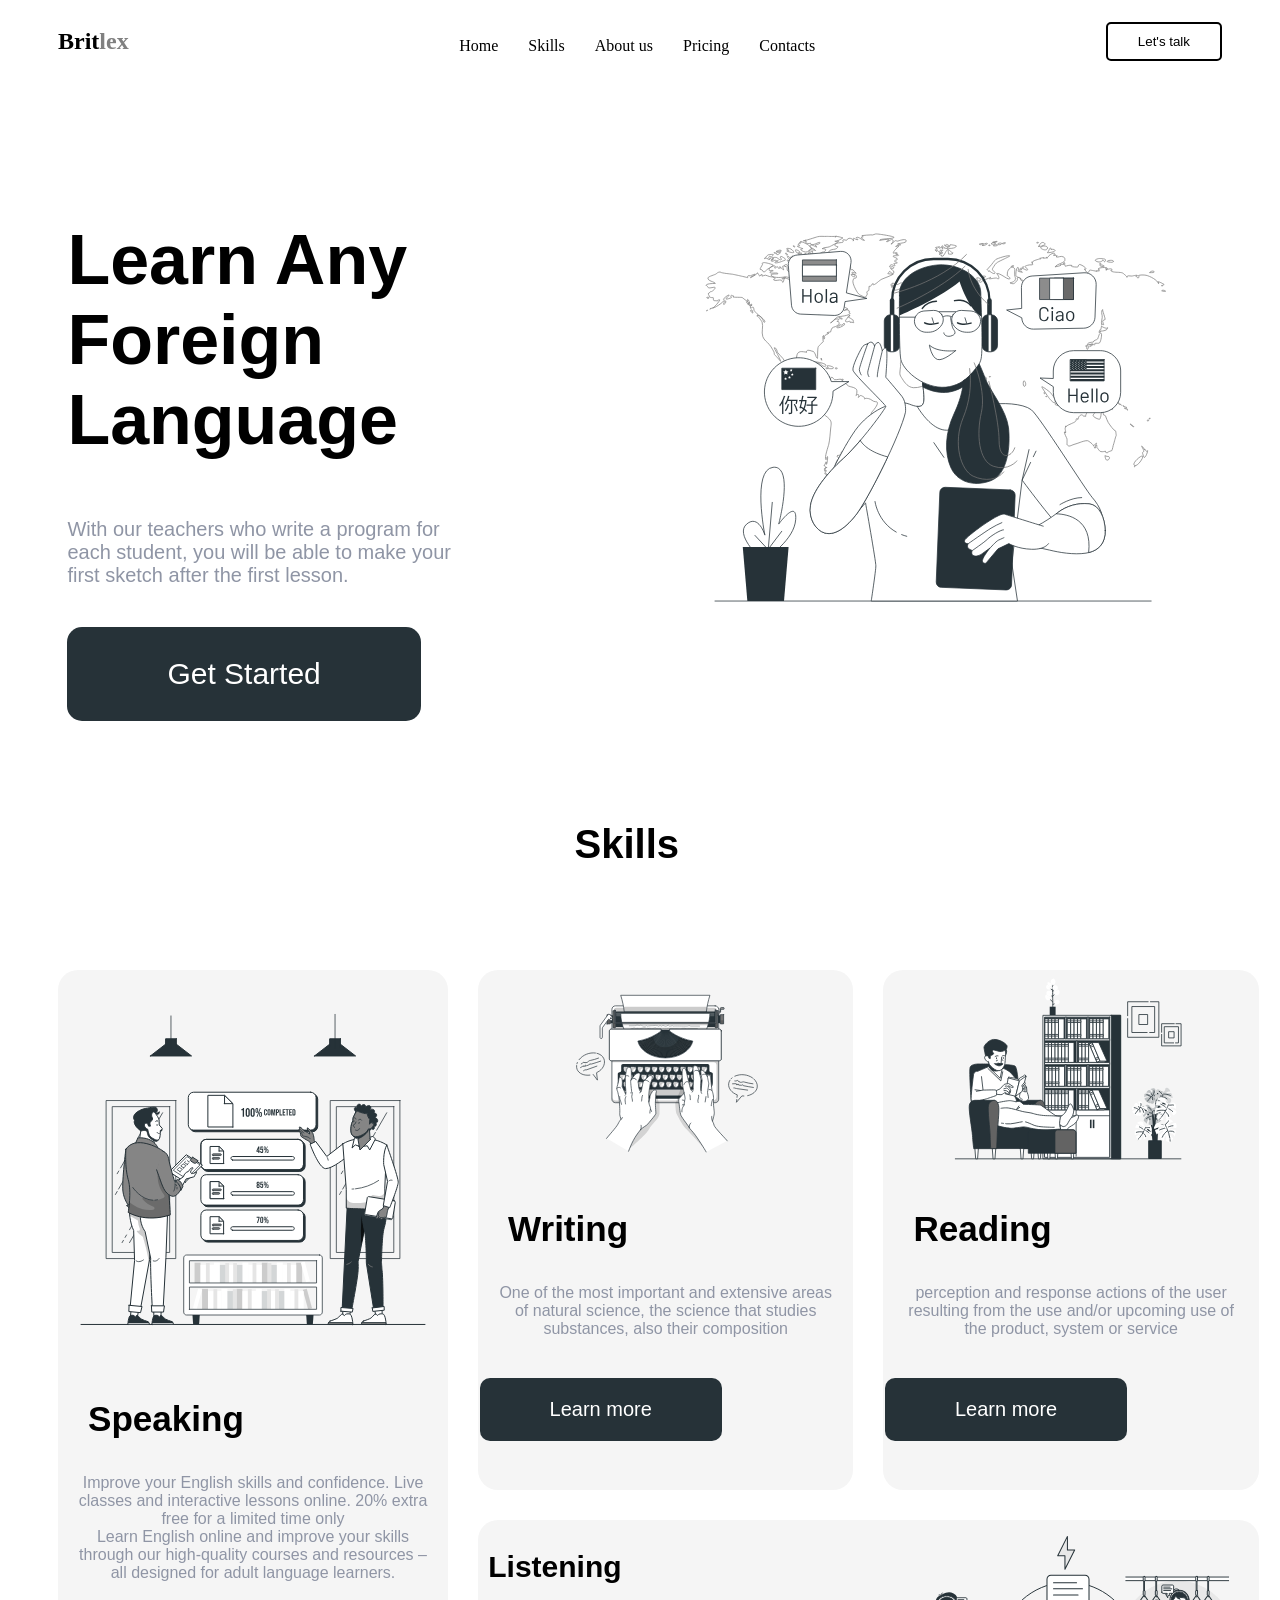
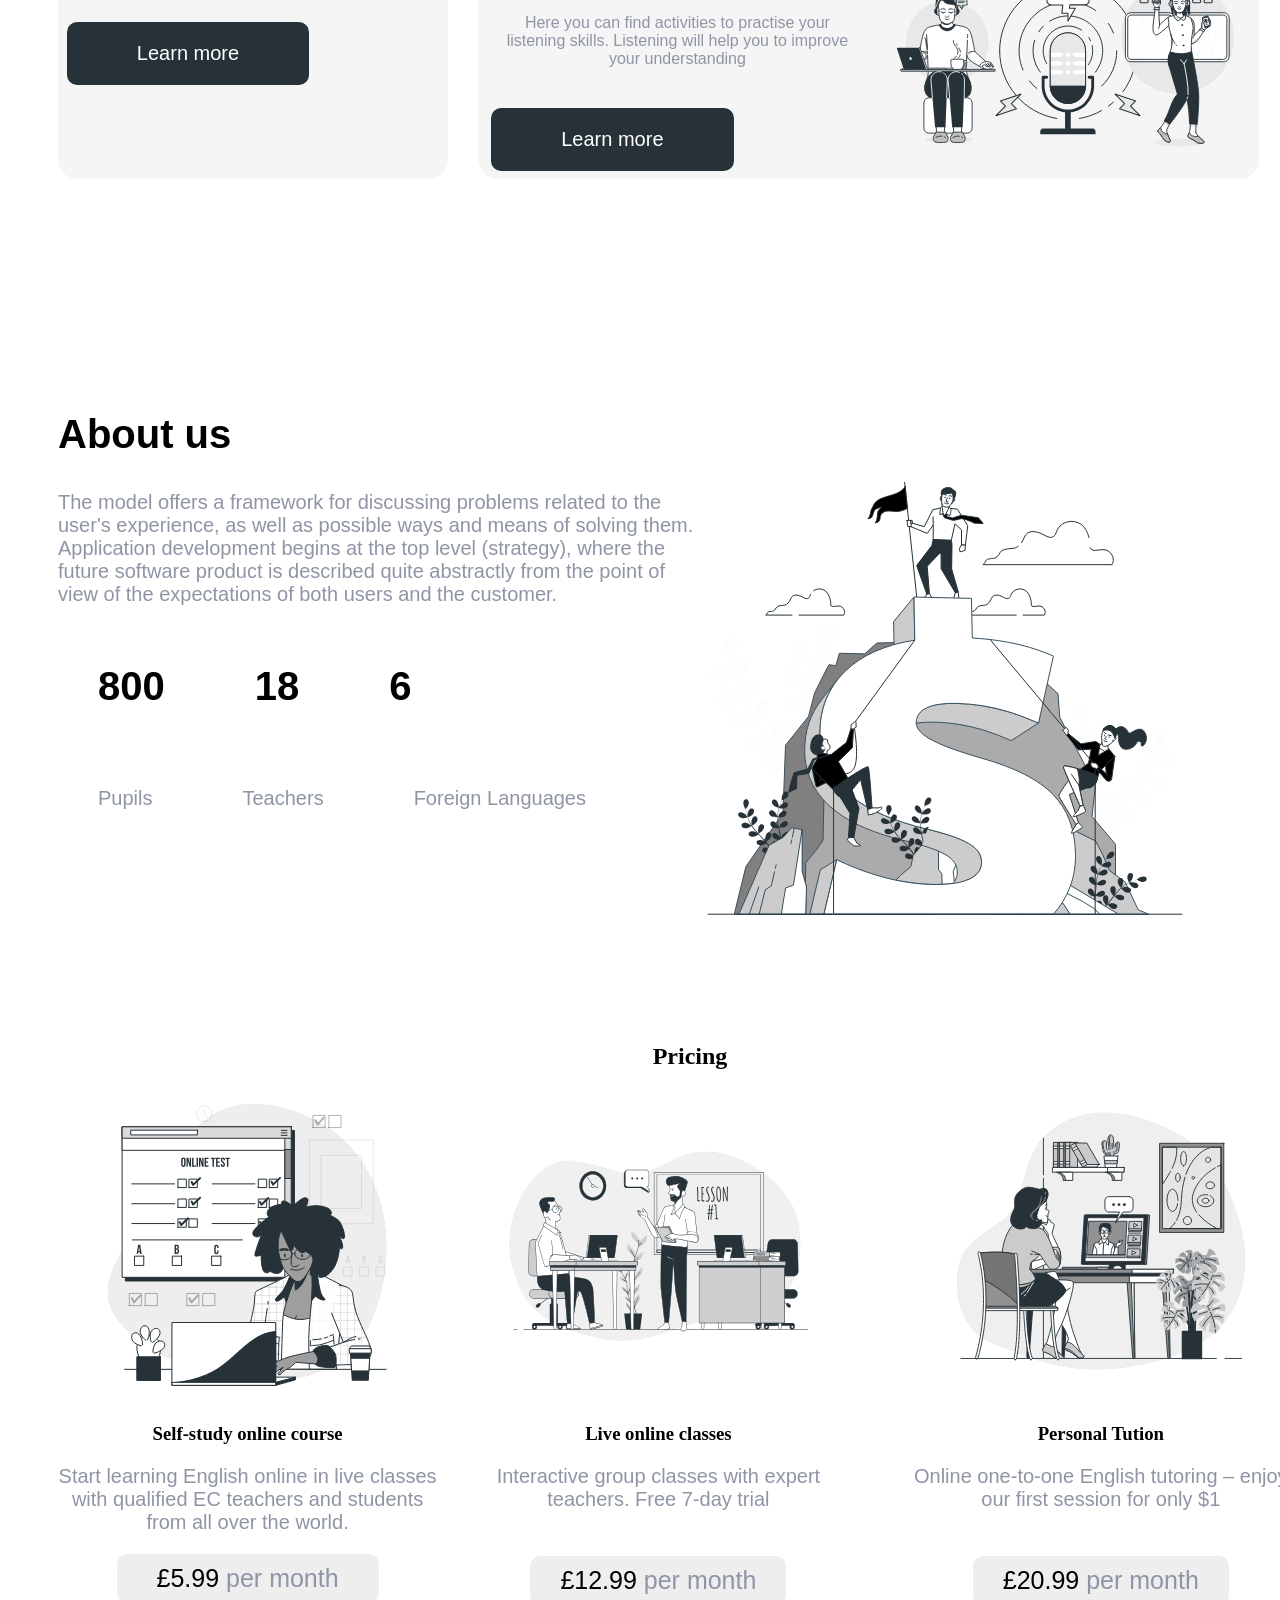
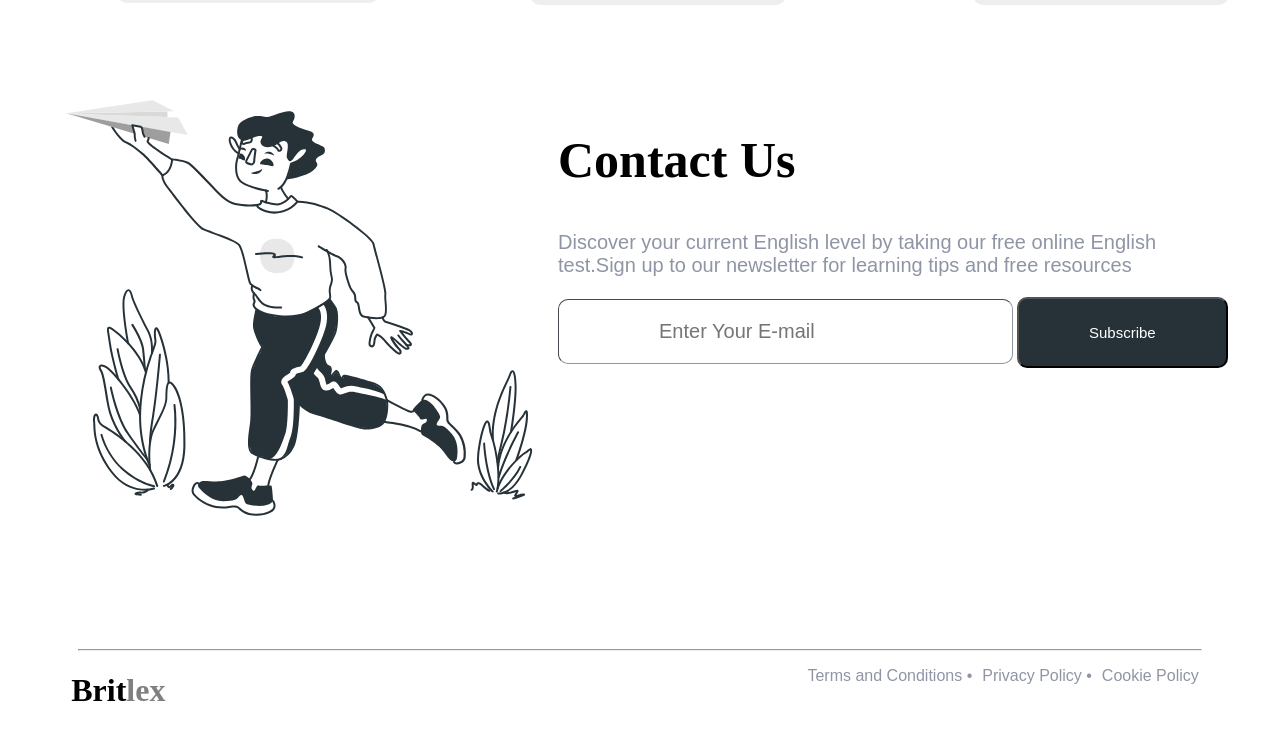
<file: index.html>
<!DOCTYPE html>
<html>
<head>
    <title>Document</title>
    <link rel="stylesheet" href="./index.css">
</head>
<body>
    <header>
        <nav>
            <h1>Brit<span style="color: grey;">lex</span></h1>
            <ul>
                <li><a href="#"></a>Home</li>
                <li><a href="#"></a>Skills</li>
                <li><a href="#"></a>About us</li>
                <li><a href="#"></a>Pricing</li>
                <li><a href="#"></a>Contacts</li>
            </ul>
            <button>Let's talk</button>
        </nav>
    </header>
    <main>
        <section class="startp">
            <div class="intro">
                <h1>Learn Any Foreign Language</h1>
                <p>With our teachers who write a program for <br> each student, you will be able to make your <br> first sketch after the first lesson.</p>
                <button>Get Started</button>
            </div>
            <div class="image">
                <img src="./assets/Learning languages-bro 1.svg" alt="">
            </div>
        </section>
        <section class="skills">
            <h2>Skills</h2>
            <div class="fourCard">
                <div class="speaking">
                    <img src="./assets/Shared goals-bro 1.svg" alt="">
                    <div class="content">
                        <h3>Speaking</h3>
                    </div>
                    <p>Improve your English skills and confidence. 
                        Live classes and interactive lessons online. 
                        20% extra free for a limited time only</p>
                    <p>Learn English online and improve your 
                        skills through our high-quality courses
                        and resources – all designed for adult language learners.</p>
                        <button>Learn more</button>
                </div>
                <div class="w_r">
                    <img src="./assets/Typewriter-bro 1.svg" alt="">
                        <div class="content">
                            <h3>Writing</h3>
                        </div>
                    <p>One of the most important and extensive 
                    areas of natural science, the science that 
                    studies substances, also their composition </p>
                    <button>Learn more</button>
                </div>
                <div class="w_r">
                    <img src="./assets/House bookshelves-bro 1.svg" alt="">
                    <div class="content">
                        <h3>Reading</h3>
                    </div>
                    <p>perception and response actions of the user
                    resulting from the use and/or upcoming use 
                    of the product, system or service</p>
                    <button>Learn more</button>
                </div>
                <div class="listening">
                    <div class="left">
                        <h3>Listening</h3>
                        <p>Here you can find activities to practise
                        your listening skills. Listening will help you
                        to improve your understanding </p>
                        <button>Learn more</button>
                    </div>
                    <div class="right">
                        <img src="./assets/Podcast audience-bro 1.svg" alt="">
                    </div>
                </div>
            </div>
        </section>
        <section class="about">
            <div class="info">
                <h2>About us</h2>
                <p>The model offers a framework for discussing problems related to the user's experience, as well as possible ways and means of solving them. Application development begins at the top level (strategy), where the future software product is described quite abstractly from the point of view of the expectations of both users and the customer.</p>
                <ul>
                    <li><h2>800</h2></li>
                    <li><h2>18</h2></li>
                    <li><h2>6</h2></li>
                </ul>
                <ul>
                    <li><p>Pupils</p></li>
                    <li><p>Teachers</p></li>
                    <li><p>Foreign Languages</p></li>
                </ul>
            </div>
            <div class="image">
                <img src="./assets/Business competition-bro 1.svg" alt="">
            </div>
        </section>
        <section class="pricing">
            <h2>Pricing</h2>
            <div class="threebox">
                <div class="box1">
                    <img src="./assets/Online test-bro 1.svg" alt="">
                    <h3>Self-study online course</h3>
                    <p>Start learning English online in live classes
                    with qualified EC teachers and students 
                    from all over the world.</p>
                    <button>£5.99 <span style="color:rgba(143, 149, 165, 1) ;">per month</span> </button>
                </div>
                <div class="box2">
                    <img src="./assets/Lesson-bro 1.svg" alt="">
                    <h3>Live online classes</h3>
                    <p>Interactive group classes with expert
                    teachers. Free 7-day trial</p>
                    <button class="two_btn">£12.99 <span style="color:rgba(143, 149, 165, 1) ;">per month</span> </button>
                </div>
                <div class="box3">
                    <img src="./assets/Webinar-bro 2.svg" alt="">
                    <h3>Personal Tution</h3>
                    <p>Online one-to-one English tutoring – enjoy
                    our first session for only $1</p>
                    <button class="two_btn">£20.99 <span style="color:rgba(143, 149, 165, 1) ;">per month</span> </button>
                </div>
            </div>
        </section>
        <section class="contact">
            <div class="image">
                <img src="./assets/Ресурс 1 1.svg" alt="">
            </div>
            <div class="notify">
                <h2>Contact Us</h2>
                <p>Discover your current English level by taking our free online English test.Sign up to our newsletter for learning tips and free resources</p>
                <input type="email" placeholder="Enter Your E-mail">
                <button>Subscribe</button>
            </div>
        </section>
    </main>
    <hr style="margin: 0 70px;">
    <footer>
        <h1>Brit<span style="color: grey;">lex</span></h1>
        <ul>
            <li><a href="#"></a>Terms and Conditions • </li>
            <li><a href="#"></a>Privacy Policy •</li>
            <li><a href="#"></a>Cookie Policy</li>
        </ul>
    </footer>
</body>
</html>
</file>
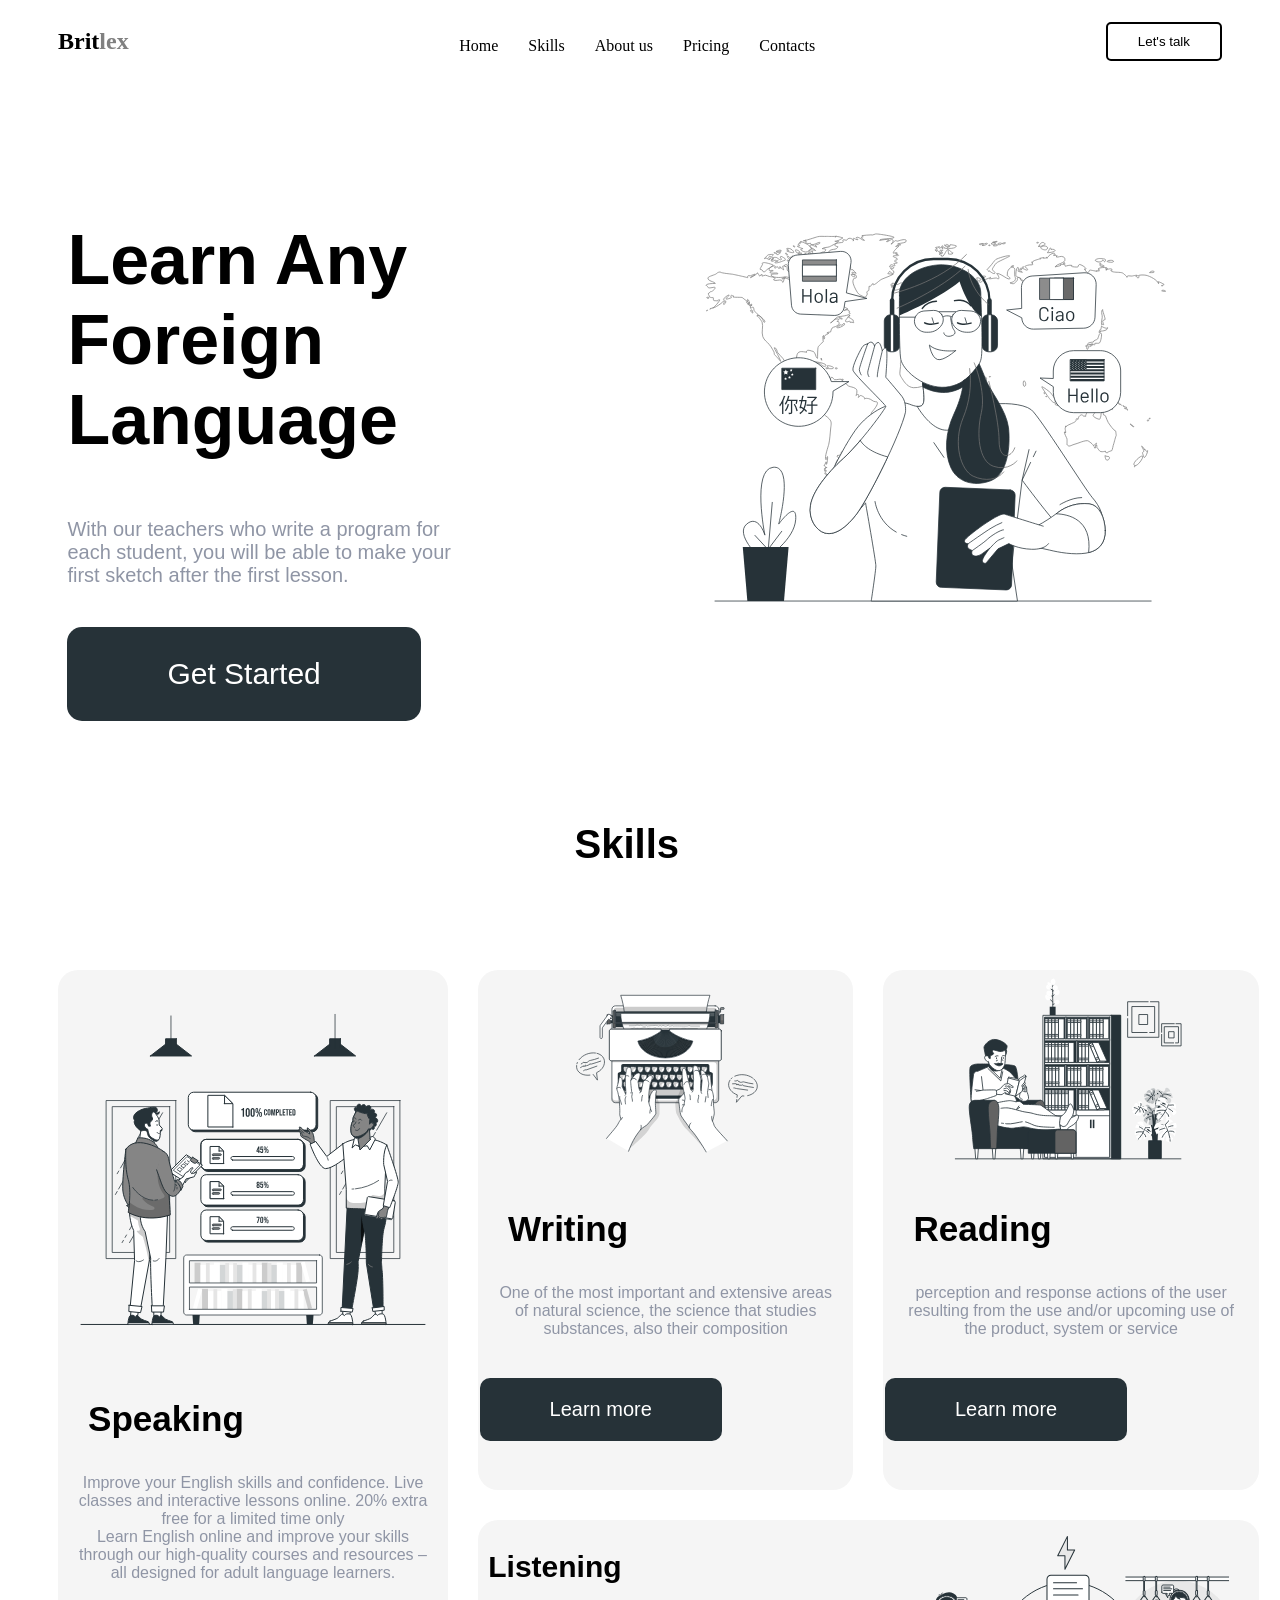
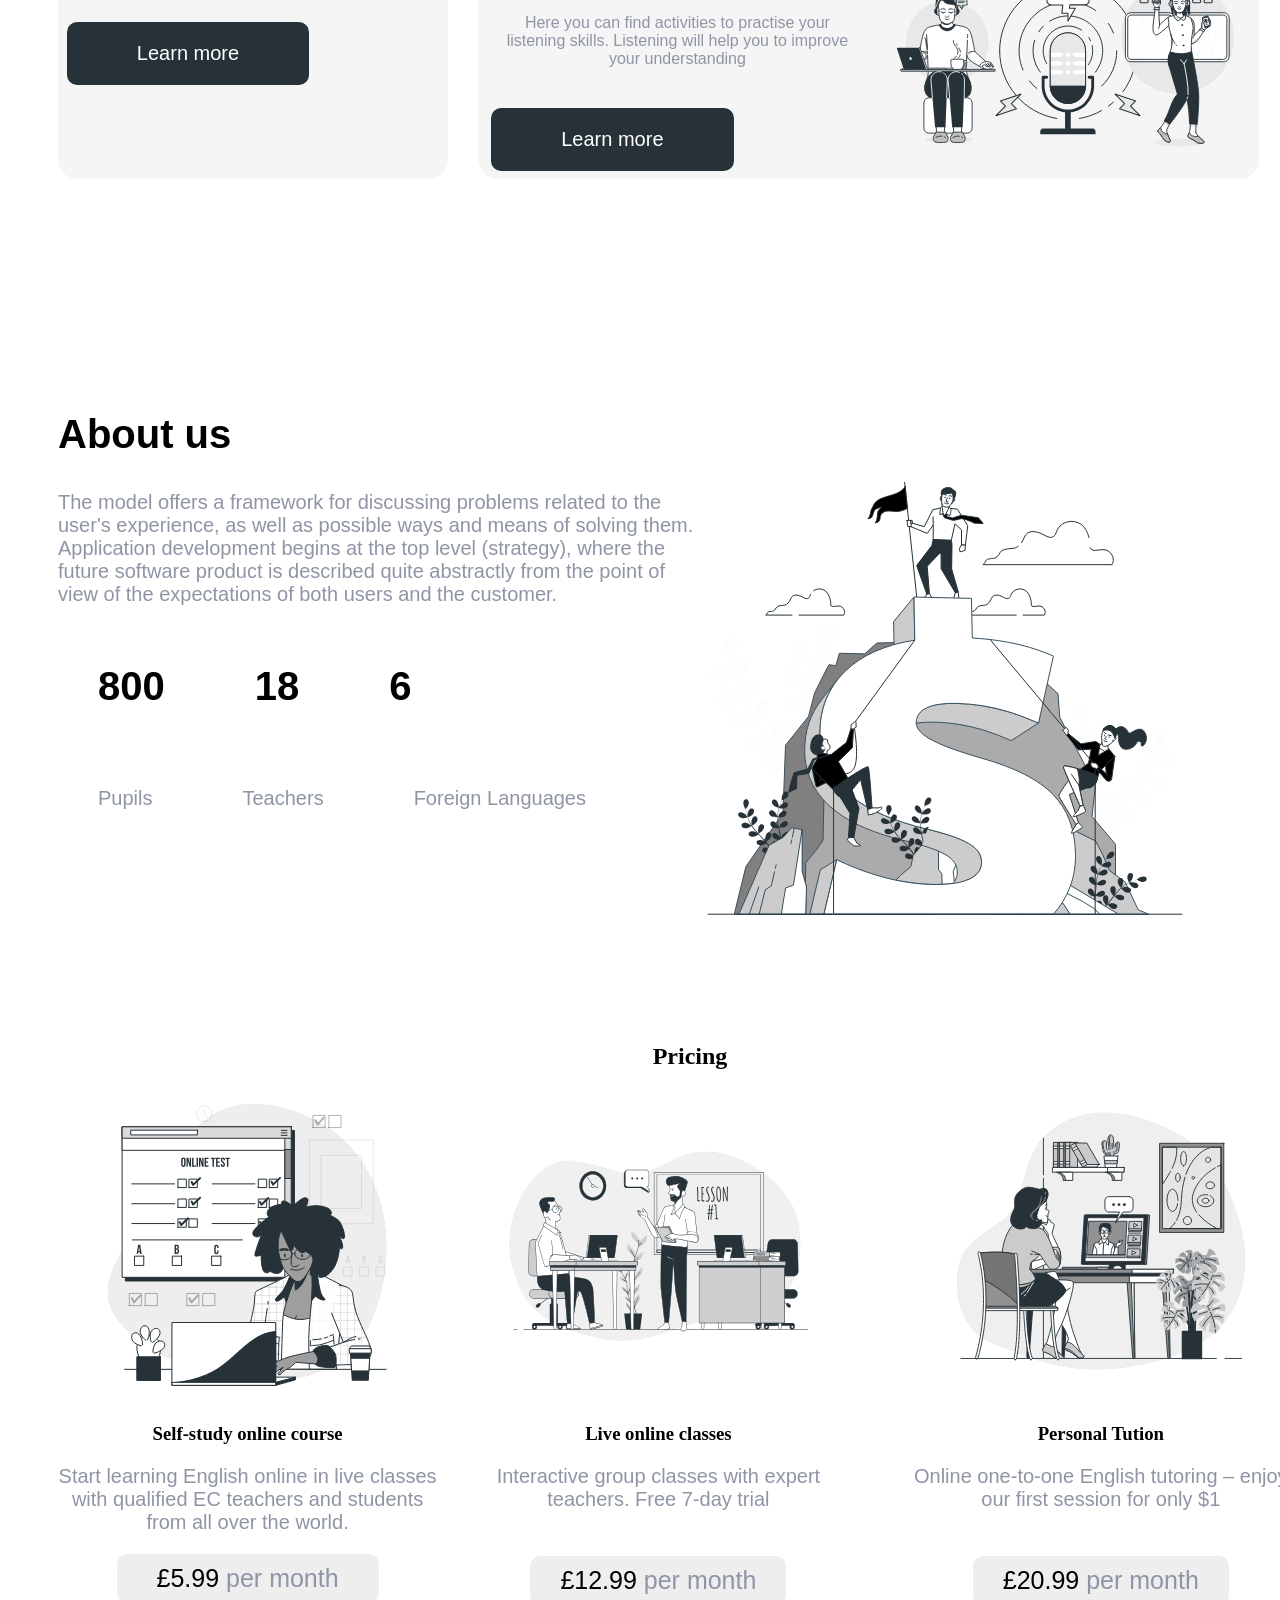
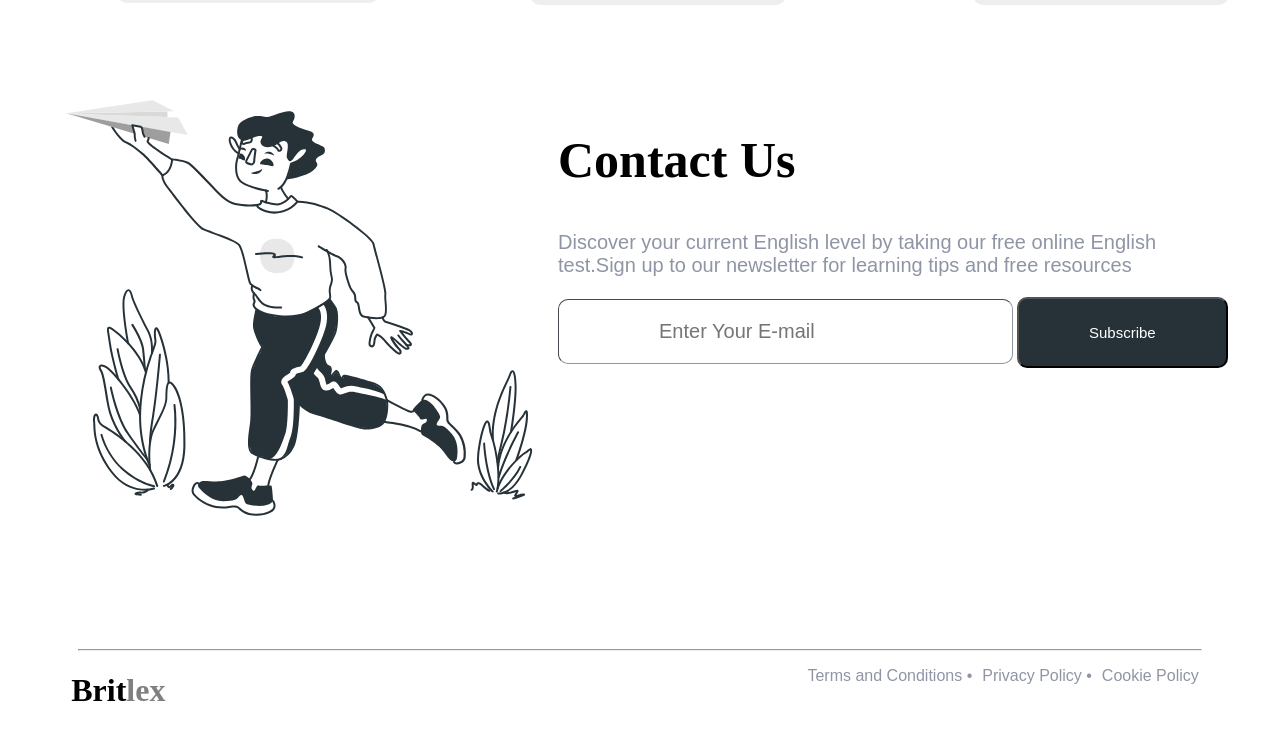
<file: hmw.html>
<!DOCTYPE html>
<html>
<head>
    <title>Document</title>
    <link rel="stylesheet" href="./hmw.css">
</head>
<body>
    <header>
        <nav>
            <h1>Brit<span style="color: grey;">lex</span></h1>
            <ul>
                <li><a href="#"></a>Home</li>
                <li><a href="#"></a>Skills</li>
                <li><a href="#"></a>About us</li>
                <li><a href="#"></a>Pricing</li>
                <li><a href="#"></a>Contacts</li>
            </ul>
            <button>Let's talk</button>
        </nav>
    </header>
    <main>
        <section class="startp">
            <div class="intro">
                <h1>Learn Any Foreign Language</h1>
                <p>With our teachers who write a program for <br> each student, you will be able to make your <br> first sketch after the first lesson.</p>
                <button>Get Started</button>
            </div>
            <div class="image">
                <img src="./assets/Learning languages-bro 1.svg" alt="">
            </div>
        </section>
        <section class="skills">
            <h2>Skills</h2>
            <div class="fourCard">
                <div class="speaking">
                    <img src="./assets/Shared goals-bro 1.svg" alt="">
                    <div class="content">
                        <h3>Speaking</h3>
                    </div>
                    <p>Improve your English skills and confidence. 
                        Live classes and interactive lessons online. 
                        20% extra free for a limited time only</p>
                    <p>Learn English online and improve your 
                        skills through our high-quality courses
                        and resources – all designed for adult language learners.</p>
                        <button>Learn more</button>
                </div>
                <div class="w_r">
                    <img src="./assets/Typewriter-bro 1.svg" alt="">
                        <div class="content">
                            <h3>Writing</h3>
                        </div>
                    <p>One of the most important and extensive 
                    areas of natural science, the science that 
                    studies substances, also their composition </p>
                    <button>Learn more</button>
                </div>
                <div class="w_r">
                    <img src="./assets/House bookshelves-bro 1.svg" alt="">
                    <div class="content">
                        <h3>Reading</h3>
                    </div>
                    <p>perception and response actions of the user
                    resulting from the use and/or upcoming use 
                    of the product, system or service</p>
                    <button>Learn more</button>
                </div>
                <div class="listening">
                    <div class="left">
                        <h3>Listening</h3>
                        <p>Here you can find activities to practise
                        your listening skills. Listening will help you
                        to improve your understanding </p>
                        <button>Learn more</button>
                    </div>
                    <div class="right">
                        <img src="./assets/Podcast audience-bro 1.svg" alt="">
                    </div>
                </div>
            </div>
        </section>
        <section class="about">
            <div class="info">
                <h2>About us</h2>
                <p>The model offers a framework for discussing problems related to the user's experience, as well as possible ways and means of solving them. Application development begins at the top level (strategy), where the future software product is described quite abstractly from the point of view of the expectations of both users and the customer.</p>
                <ul>
                    <li><h2>800</h2></li>
                    <li><h2>18</h2></li>
                    <li><h2>6</h2></li>
                </ul>
                <ul>
                    <li><p>Pupils</p></li>
                    <li><p>Teachers</p></li>
                    <li><p>Foreign Languages</p></li>
                </ul>
            </div>
            <div class="image">
                <img src="./assets/Business competition-bro 1.svg" alt="">
            </div>
        </section>
        <section class="pricing">
            <h2>Pricing</h2>
            <div class="threebox">
                <div class="box1">
                    <img src="./assets/Online test-bro 1.svg" alt="">
                    <h3>Self-study online course</h3>
                    <p>Start learning English online in live classes
                    with qualified EC teachers and students 
                    from all over the world.</p>
                    <button>£5.99 <span style="color:rgba(143, 149, 165, 1) ;">per month</span> </button>
                </div>
                <div class="box2">
                    <img src="./assets/Lesson-bro 1.svg" alt="">
                    <h3>Live online classes</h3>
                    <p>Interactive group classes with expert
                    teachers. Free 7-day trial</p>
                    <button class="two_btn">£12.99 <span style="color:rgba(143, 149, 165, 1) ;">per month</span> </button>
                </div>
                <div class="box3">
                    <img src="./assets/Webinar-bro 2.svg" alt="">
                    <h3>Personal Tution</h3>
                    <p>Online one-to-one English tutoring – enjoy
                    our first session for only $1</p>
                    <button class="two_btn">£20.99 <span style="color:rgba(143, 149, 165, 1) ;">per month</span> </button>
                </div>
            </div>
        </section>
        <section class="contact">
            <div class="image">
                <img src="./assets/Ресурс 1 1.svg" alt="">
            </div>
            <div class="notify">
                <h2>Contact Us</h2>
                <p>Discover your current English level by taking our free online English test.Sign up to our newsletter for learning tips and free resources</p>
                <input type="email" placeholder="Enter Your E-mail">
                <button>Subscribe</button>
            </div>
        </section>
    </main>
    <hr style="margin: 0 70px;">
    <footer>
        <h1>Brit<span style="color: grey;">lex</span></h1>
        <ul>
            <li><a href="#"></a>Terms and Conditions • </li>
            <li><a href="#"></a>Privacy Policy •</li>
            <li><a href="#"></a>Cookie Policy</li>
        </ul>
    </footer>
</body>
</html>
</file>
<file: index.css>
nav{
    width: 100%;
    padding: 0px 50px;
    margin: 0 auto;
    box-sizing: border-box;
    display: flex;
    justify-content: space-between;
    align-items: center;
}
nav ul{
    display: flex;
    gap: 30px;
    margin-top: 25px;
}

ul li{
    list-style-type: none;
}
nav button{
    background-color: transparent;
    border: 2px solid black;
    border-radius: 5px;
    padding: 10px 30px;
}
main{
    width: 100%;
    margin: 0 auto;
    padding: 0px 50px;
}
.startp{
    width: 90%;
    display: flex;
    justify-content: space-around;
    align-items: center;
}
.intro{
    width: 600px;
    height: 470px;
}
.intro h1{
    font-size: 70px;
    font-family: 'Segoe UI', Tahoma, Geneva, Verdana, sans-serif;
}
p{
    font-size: 20px;
    color: rgba(143, 149, 165, 1);
    font-family:Arial, Helvetica, sans-serif;
}
.intro button{
    background-color: #263238;
    color: white;
    padding: 30px 100px;
    border-radius: 15px;
    border: none;
    margin-top: 20px;
    font-size: 30px;
    font-family:Arial, Helvetica, sans-serif;
}
.image img{
    width: 640px;
    height: 640px;
}
.skills h2{
    width: 90%;
    text-align: center;
    font-size: 40px;
    padding: 70px 0;
    font-family: 'Segoe UI', Tahoma, Geneva, Verdana, sans-serif;
}
.skills{
    text-align: center;
}
.fourCard{
    width: 95%;
    margin-right: 30px;
    display: grid;
    grid-template-columns: repeat(3,1fr);
    gap: 30px;
}
.skills p{
    color: #8F95A5;
    font-size: 16px;
    text-align: center;
    margin: 0 20px;
}
.fourCard .content{
    font-family: 'Segoe UI', Tahoma, Geneva, Verdana, sans-serif;
    margin-left: 30px;
    text-align: left;
    font-size: 30px;
}
.fourCard button{
    background-color: #263238;
    color: white;
    padding: 20px 70px;
    border-radius: 10px;
    border: none;
    margin-top: 40px;
    margin-right: 130px;
    font-size: 20px;
    font-family:Arial, Helvetica, sans-serif;
}
.speaking{
    height: auto;
    background-color: #F5F5F5;
    border-radius: 20px;
    border: none;
    grid-row: 1/ span 2;
}
.w_r{
    background-color: #F5F5F5;
    border-radius: 20px;
    align-items: center;
    height: 520px;
}
.w_r img{
    width: 300px;
    height: 200px;
}
.listening{
    background-color: #F5F5F5;
    grid-column: 2/span 2;
    display: flex;
    justify-content: center;
    border-radius: 20px;
}
.listening h3{
    font-family: 'Segoe UI', Tahoma, Geneva, Verdana, sans-serif;
    margin-right: 245px;
    font-size: 30px;
}
.about{
    padding-top: 200px;
    width: 90%;
    display: flex;
    justify-content: center;
}
.about h2{
    font-size: 40px;
    font-family: 'Segoe UI', Tahoma, Geneva, Verdana, sans-serif;
}
.info ul{
    display: flex;
    gap: 90px;
    margin-top: 25px;
}
.pricing{
    text-align:  center;
}
.threebox{
    display: flex;
    justify-content: space-between;
}
.box1{
    width: 30%;
}
.box2{
    width: 30%;
    margin: 0 auto;
}
.box3{
    width: 30%;
    margin: 0 auto;
}
.threebox img{
    width: 310px;
    height: 310px;
}
.box1 button{
    background-color: #EEEEEE;
    border-radius: 10px;
    border: none;
    padding: 10px 40px;
    font-size: 25px;
}
.two_btn{
    background-color: #EEEEEE;
    margin-top: 25px;
    border-radius: 10px;
    border: none;
    padding: 10px 30px;
    font-size: 25px;
}
.contact{
    display: flex;
    justify-content: space-between;
    align-items: center;
}
.image img{
    width: 500px;
}
.notify h2{
    font-size: 50px;
}.notify p{
    margin-right: 150px;
}
.notify input{
    padding: 20px 100px;
    margin-bottom: 200px;
    border-radius: 10px;
    border-color: #8F95A5;
    border-width: 1px;
    font-size: 20px;
}
.notify button{
    padding: 25px 70px;
    background-color: #263238;
    border-radius: 10px;
    color: white;
    font-size: 15px;
}
footer{
    width: 90%;
    border-width: 5px;
    margin: 0 auto;
    display: flex;
    justify-content: space-between;
}
footer ul{
    display: flex;
    justify-content: center;
    gap: 10px;
    color: rgba(143, 149, 165, 1);
    font-family:Arial, Helvetica, sans-serif;
    margin-right: 10px;
}
</file>
<file: hmw.css>
nav{
    width: 100%;
    padding: 0px 50px;
    margin: 0 auto;
    box-sizing: border-box;
    display: flex;
    justify-content: space-between;
    align-items: center;
}
nav ul{
    display: flex;
    gap: 30px;
    margin-top: 25px;
}

ul li{
    list-style-type: none;
}
nav button{
    background-color: transparent;
    border: 2px solid black;
    border-radius: 5px;
    padding: 10px 30px;
}
main{
    width: 100%;
    margin: 0 auto;
    padding: 0px 50px;
}
.startp{
    width: 90%;
    display: flex;
    justify-content: space-around;
    align-items: center;
}
.intro{
    width: 600px;
    height: 470px;
}
.intro h1{
    font-size: 70px;
    font-family: 'Segoe UI', Tahoma, Geneva, Verdana, sans-serif;
}
p{
    font-size: 20px;
    color: rgba(143, 149, 165, 1);
    font-family:Arial, Helvetica, sans-serif;
}
.intro button{
    background-color: #263238;
    color: white;
    padding: 30px 100px;
    border-radius: 15px;
    border: none;
    margin-top: 20px;
    font-size: 30px;
    font-family:Arial, Helvetica, sans-serif;
}
.image img{
    width: 640px;
    height: 640px;
}
.skills h2{
    width: 90%;
    text-align: center;
    font-size: 40px;
    padding: 70px 0;
    font-family: 'Segoe UI', Tahoma, Geneva, Verdana, sans-serif;
}
.skills{
    text-align: center;
}
.fourCard{
    width: 95%;
    margin-right: 30px;
    display: grid;
    grid-template-columns: repeat(3,1fr);
    gap: 30px;
}
.skills p{
    color: #8F95A5;
    font-size: 16px;
    text-align: center;
    margin: 0 20px;
}
.fourCard .content{
    font-family: 'Segoe UI', Tahoma, Geneva, Verdana, sans-serif;
    margin-left: 30px;
    text-align: left;
    font-size: 30px;
}
.fourCard button{
    background-color: #263238;
    color: white;
    padding: 20px 70px;
    border-radius: 10px;
    border: none;
    margin-top: 40px;
    margin-right: 130px;
    font-size: 20px;
    font-family:Arial, Helvetica, sans-serif;
}
.speaking{
    height: auto;
    background-color: #F5F5F5;
    border-radius: 20px;
    border: none;
    grid-row: 1/ span 2;
}
.w_r{
    background-color: #F5F5F5;
    border-radius: 20px;
    align-items: center;
    height: 520px;
}
.w_r img{
    width: 300px;
    height: 200px;
}
.listening{
    background-color: #F5F5F5;
    grid-column: 2/span 2;
    display: flex;
    justify-content: center;
    border-radius: 20px;
}
.listening h3{
    font-family: 'Segoe UI', Tahoma, Geneva, Verdana, sans-serif;
    margin-right: 245px;
    font-size: 30px;
}
.about{
    padding-top: 200px;
    width: 90%;
    display: flex;
    justify-content: center;
}
.about h2{
    font-size: 40px;
    font-family: 'Segoe UI', Tahoma, Geneva, Verdana, sans-serif;
}
.info ul{
    display: flex;
    gap: 90px;
    margin-top: 25px;
}
.pricing{
    text-align:  center;
}
.threebox{
    display: flex;
    justify-content: space-between;
}
.box1{
    width: 30%;
}
.box2{
    width: 30%;
    margin: 0 auto;
}
.box3{
    width: 30%;
    margin: 0 auto;
}
.threebox img{
    width: 310px;
    height: 310px;
}
.box1 button{
    background-color: #EEEEEE;
    border-radius: 10px;
    border: none;
    padding: 10px 40px;
    font-size: 25px;
}
.two_btn{
    background-color: #EEEEEE;
    margin-top: 25px;
    border-radius: 10px;
    border: none;
    padding: 10px 30px;
    font-size: 25px;
}
.contact{
    display: flex;
    justify-content: space-between;
    align-items: center;
}
.image img{
    width: 500px;
}
.notify h2{
    font-size: 50px;
}.notify p{
    margin-right: 150px;
}
.notify input{
    padding: 20px 100px;
    margin-bottom: 200px;
    border-radius: 10px;
    border-color: #8F95A5;
    border-width: 1px;
    font-size: 20px;
}
.notify button{
    padding: 25px 70px;
    background-color: #263238;
    border-radius: 10px;
    color: white;
    font-size: 15px;
}
footer{
    width: 90%;
    border-width: 5px;
    margin: 0 auto;
    display: flex;
    justify-content: space-between;
}
footer ul{
    display: flex;
    justify-content: center;
    gap: 10px;
    color: rgba(143, 149, 165, 1);
    font-family:Arial, Helvetica, sans-serif;
    margin-right: 10px;
}
</file>
